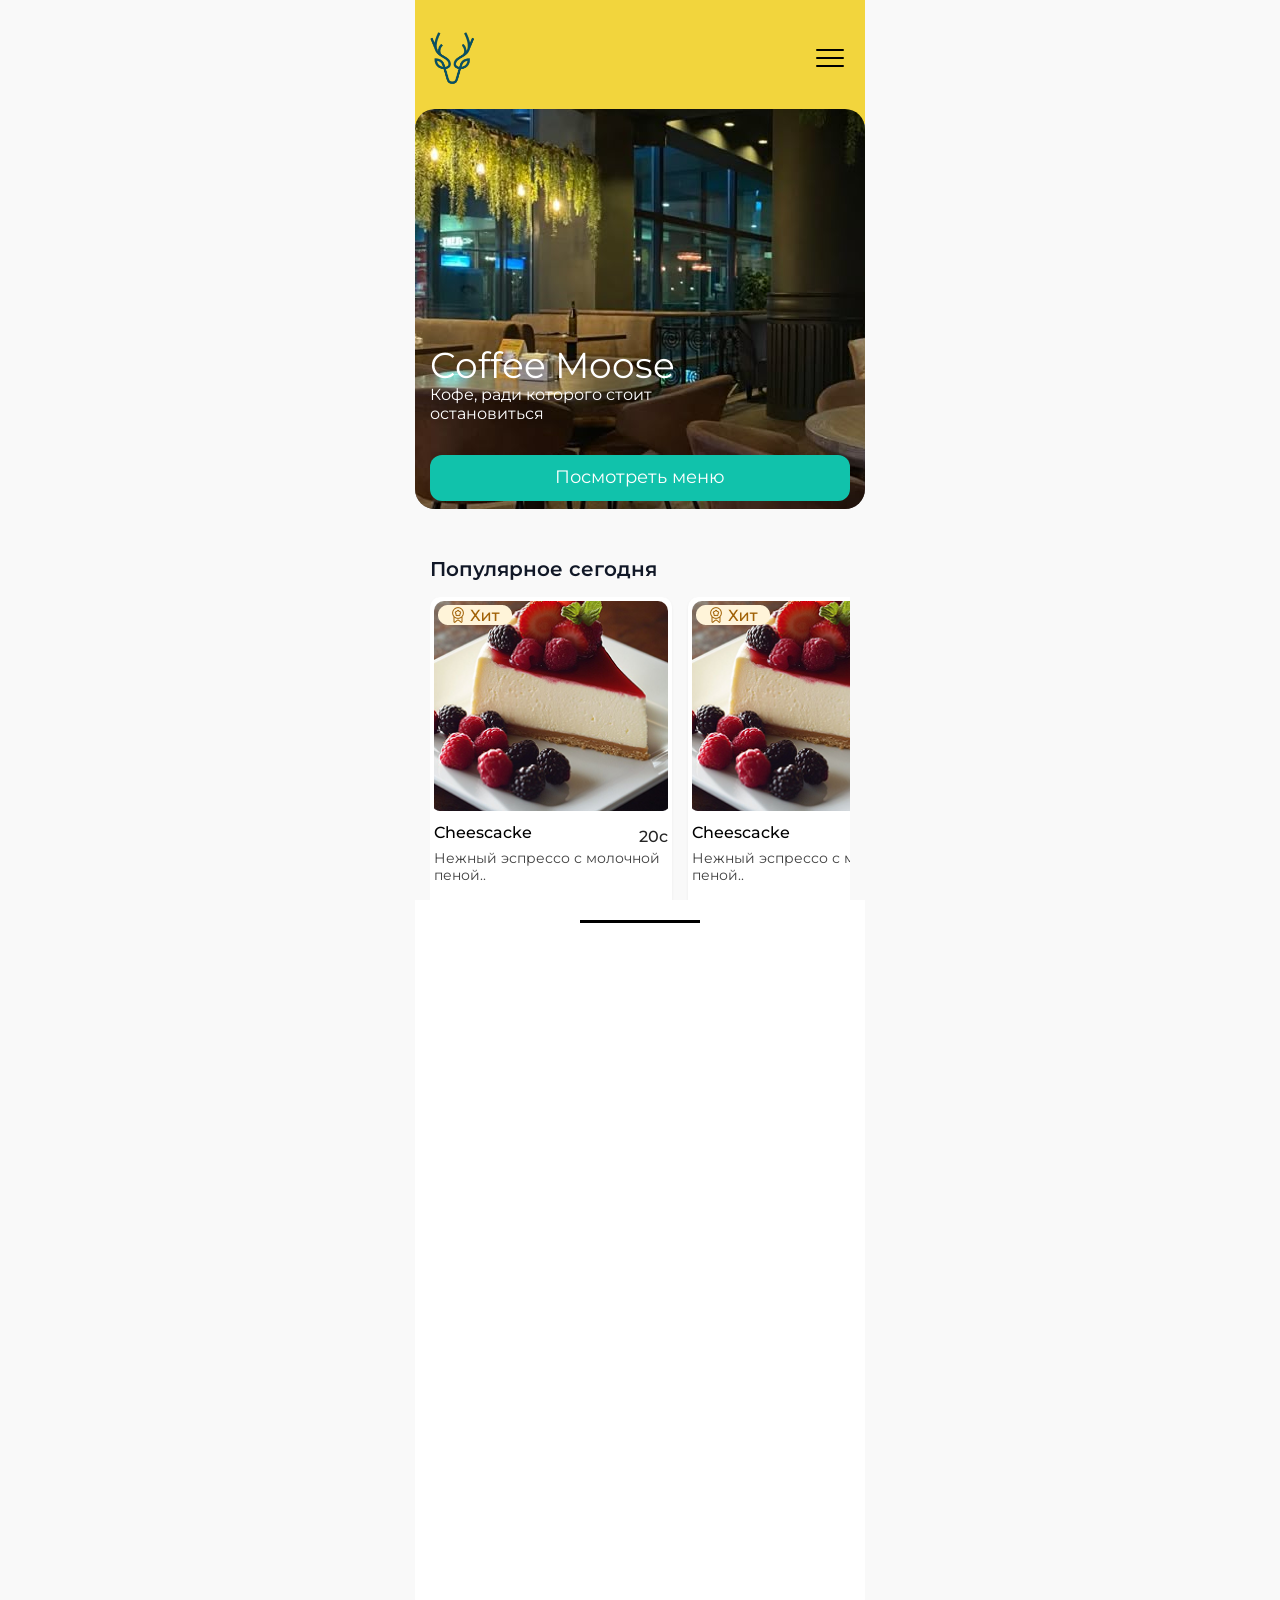
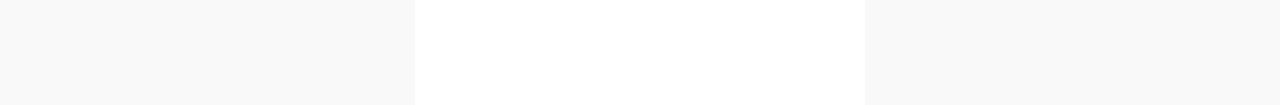
<file: index.html>
<!doctype html>
<html lang="en">
  <head>
    <meta charset="UTF-8" />
    <meta name="viewport" content="width=device-width, initial-scale=1.0" />
    <title>Cafe Moose</title>
    <link rel="stylesheet" href="./src/css/style.css" />
  </head>
  <body>
    
      <header class="header">
        <div class="header__container">
          <a href="./index.html" class="header__logo logo"
          ><img
            src="./src/assets/images/icons/logo.svg"
            alt="Логотип"
            width="40"
            height="45"
          /></a>
          <nav class="header__nav">
            <h2 class="header__title">Coffee Moose</h2>
            <ul class="header__list">
              <li class="header__item">
                
                <a href="./index.html" class="header__link">
                  <svg class="header__sprite-icon icon-home">
                    <use href="./src/assets/images/icons/sprite.svg#home"></use>
                  </svg>
                  <span>Главная</span></a>
              </li>
              <li class="header__item">
                <a href="./src/assets/menu/menu.html" class="header__link">
                  <svg class="header__sprite-icon">
                    <use href="./src/assets/images/icons/sprite.svg#menu"></use>
                  </svg>
                  <span>Меню</span></a>
              </li>
              <li class="header__item">
                <a href="#" class="header__link">
                  <svg class="header__sprite-icon icon-bascet">
                    <use href="./src/assets/images/icons/sprite.svg#bascet"></use>
                  </svg>
                  <span>Корзина</span></a>
              </li>
              <li class="header__item">
                <a href="#" class="header__link header__link--left">О нас</a>
              </li>
            </ul>
          </nav>
          <button class="header__burger">
            <span class="header__line--1"></span>
            <span class="header__line--2"></span>
            <span class="header__line--3"></span>
          </button>
        </div>
      </header>
      <section class="welcome-section">
        <div class="container">
          <div class="welcome-section__wrapper">
            <h1 class="welcome-section__title"> Coffee Moose</h1>
            <p class="welcome-section__desc">Кофе, ради которого стоит остановиться</p>
            <a href="./src/assets/menu/menu.html" class="welcome-section__btn button-primary">Посмотреть меню</a>
          </div>
        </div>
      </section>

      <section class="popular">
          <h2 class="popular__title">Популярное сегодня</h2>
          <div class="popular__wrapper">
            <div class="popular__card popular-card">
              <a class="popular-card__wrapper-img" href="">
                <img class="popular-card__img" src="./src/assets/images/Homemade-Cappuccino.png" alt="">
              </a>
              <div class="popular-card__desc">
                <div class="popular-card__inner-wrapper">
                  <h3 class="popular-card__title">Cheescacke</h3>
                  <p class="popular-card__price">20c</p>
                </div>
                <p class="popular-card__text">Нежный эспрессо с молочной пеной..</p>
              </div>
                <button class="popular-card__add button-primary " type="button" >
                  <svg class="popular-card__sprite-icon icon">
                    <use href="./src/assets/images/icons/sprite.svg#plus"></use>
                  </svg>
                </button>
              <div class="popular-card__wrapper-btn counter-btn">
                <button class="counter-btn__minus ">
                  <svg class="counter-btn__sprite-icon icon">
                    <use href="./src/assets/images/icons/sprite.svg#minus"></use>
                  </svg>
                </button>
                <span class="counter-btn__current">1</span>
                <button class="counter-btn__plus">
                  <svg class="counter-btn__sprite-icon icon">
                    <use href="./src/assets/images/icons/sprite.svg#plus"></use>
                  </svg>
                </button>
              </div>
            </div>
            <div class="popular__card popular-card">
              <a class="popular-card__wrapper-img" href="">
                <img class="popular-card__img" src="./src/assets/images/Homemade-Cappuccino.png" alt="">
              </a>
              <div class="popular-card__desc">
                <div class="popular-card__inner-wrapper">
                  <h3 class="popular-card__title">Cheescacke</h3>
                  <p class="popular-card__price">20c</p>
                </div>
                <p class="popular-card__text">Нежный эспрессо с молочной пеной..</p>
              </div>
                <button class="popular-card__add button-primary " type="button" >
                  <svg class="popular-card__sprite-icon icon">
                    <use href="./src/assets/images/icons/sprite.svg#plus"></use>
                  </svg>
                </button>
              <div class="popular-card__wrapper-btn counter-btn">
                <button class="counter-btn__minus ">
                  <svg class="counter-btn__sprite-icon icon">
                    <use href="./src/assets/images/icons/sprite.svg#minus"></use>
                  </svg>
                </button>
                <span class="counter-btn__current">1</span>
                <button class="counter-btn__plus">
                  <svg class="counter-btn__sprite-icon icon">
                    <use href="./src/assets/images/icons/sprite.svg#plus"></use>
                  </svg>
                </button>
              </div>
            </div>
            <div class="popular__card popular-card">
              <a class="popular-card__wrapper-img" href="">
                <img class="popular-card__img" src="./src/assets/images/Homemade-Cappuccino.png" alt="">
              </a>
              <div class="popular-card__desc">
                <div class="popular-card__inner-wrapper">
                  <h3 class="popular-card__title">Cheescacke</h3>
                  <p class="popular-card__price">20c</p>
                </div>
                <p class="popular-card__text">Нежный эспрессо с молочной пеной..</p>
              </div>
                <button class="popular-card__add button-primary " type="button" >
                  <svg class="popular-card__sprite-icon icon">
                    <use href="./src/assets/images/icons/sprite.svg#plus"></use>
                  </svg>
                </button>
              <div class="popular-card__wrapper-btn counter-btn">
                <button class="counter-btn__minus ">
                  <svg class="counter-btn__sprite-icon icon">
                    <use href="./src/assets/images/icons/sprite.svg#minus"></use>
                  </svg>
                </button>
                <span class="counter-btn__current">1</span>
                <button class="counter-btn__plus">
                  <svg class="counter-btn__sprite-icon icon">
                    <use href="./src/assets/images/icons/sprite.svg#plus"></use>
                  </svg>
                </button>
              </div>
            </div>
            <div class="popular__card popular-card">
              <a class="popular-card__wrapper-img" href="">
                <img class="popular-card__img" src="./src/assets/images/Homemade-Cappuccino.png" alt="">
              </a>
              <div class="popular-card__desc">
                <div class="popular-card__inner-wrapper">
                  <h3 class="popular-card__title">Cheescacke</h3>
                  <p class="popular-card__price">20c</p>
                </div>
                <p class="popular-card__text">Нежный эспрессо с молочной пеной..</p>
              </div>
                <button class="popular-card__add button-primary " type="button" >
                  <svg class="popular-card__sprite-icon icon">
                    <use href="./src/assets/images/icons/sprite.svg#plus"></use>
                  </svg>
                </button>
              <div class="popular-card__wrapper-btn counter-btn">
                <button class="counter-btn__minus ">
                  <svg class="counter-btn__sprite-icon icon">
                    <use href="./src/assets/images/icons/sprite.svg#minus"></use>
                  </svg>
                </button>
                <span class="counter-btn__current">1</span>
                <button class="counter-btn__plus">
                  <svg class="counter-btn__sprite-icon icon">
                    <use href="./src/assets/images/icons/sprite.svg#plus"></use>
                  </svg>
                </button>
              </div>
            </div>
            <div class="popular__card popular-card">
              <a class="popular-card__wrapper-img" href="">
                <img class="popular-card__img" src="./src/assets/images/Homemade-Cappuccino.png" alt="">
              </a>
              <div class="popular-card__desc">
                <div class="popular-card__inner-wrapper">
                  <h3 class="popular-card__title">Cheescacke</h3>
                  <p class="popular-card__price">20c</p>
                </div>
                <p class="popular-card__text">Нежный эспрессо с молочной пеной..</p>
              </div>
                <button class="popular-card__add button-primary " type="button" >
                  <svg class="popular-card__sprite-icon icon">
                    <use href="./src/assets/images/icons/sprite.svg#plus"></use>
                  </svg>
                </button>
                <div class="popular-card__wrapper-btn counter-btn">
                  <button class="counter-btn__minus" type="button" >
                    <svg class="counter-btn__sprite-icon icon">
                      <use href="./src/assets/images/icons/sprite.svg#minus"></use>
                    </svg>
                  </button>
                  <span class="counter-btn__current">1</span>
                  <button class="counter-btn__plus" type="button" >
                    <svg class="counter-btn__sprite-icon icon">
                      <use href="./src/assets/images/icons/sprite.svg#plus"></use>
                    </svg>
                  </button>
                </div>
            </div>

          </div>
      </section>
      <section class="odds">
        <div class="slider-container">
          <div class="slider-container__slider-track" >
            <div class="slider-container__slider-item">
              <div class="slider-container__wrapper-text">
                <h3 class="slider-container__title">Кофе в подарок</h3>
                <p class="slider-container__desc">Копите баллы и получайте любимые напитки <br><span>бесплатно</span> </p>
              </div>
              <div class="slider-container__wrapper-img">
                <img  class="slider-container__imag" src="./src/assets/images/Homemade-Cappuccino.png" alt="">
              </div>
            </div>
            <div class="slider-container__slider-item">
              <div class="slider-container__wrapper-text">
                <h3 class="slider-container__title">Кофе в подарок</h3>
                <p class="slider-container__desc">Копите баллы и получайте любимые напитки <br><span>бесплатно</span> </p>
              </div>
              <div class="slider-container__wrapper-img">
                <img  class="slider-container__imag" src="./src/assets/images/Homemade-Cappuccino.png" alt="" >
              </div>
            </div>
            <div class="slider-container__slider-item">
              <div class="slider-container__wrapper-text">
                <h3 class="slider-container__title">Кофе в подарок</h3>
                <p class="slider-container__desc">Копите баллы и получайте любимые напитки <br><span>бесплатно</span> </p>
              </div>
              <div class="slider-container__wrapper-img">
                <img  class="slider-container__imag" src="./src/assets/images/Rectangle 138.png" alt="">
              </div>
            </div>
            <div class="slider-container__slider-item">
              <div class="slider-container__wrapper-text">
                <h3 class="slider-container__title">Кофе в подарок</h3>
                <p class="slider-container__desc">Копите баллы и получайте любимые напитки <br><span>бесплатно</span> </p>
              </div>
              <div class="slider-container__wrapper-img">
                <img  class="slider-container__imag" src="./src/assets/images/coffee.png" alt="" >
              </div>
            </div>
            <div class="slider-container__slider-item">
              <div class="slider-container__wrapper-text">
                <h3 class="slider-container__title">Кофе в подарок</h3>
                <p class="slider-container__desc">Копите баллы и получайте любимые напитки <br><span>бесплатно</span> </p>
              </div>
              <div class="slider-container__wrapper-img">
                <img  class="slider-container__imag" src="./src/assets/images/Rectangle.png" alt="" >
              </div>
            </div>
          </div>
          <div class="slider-container__dot" >
            <span class="slider-container__dot-item  dot--active"></span>
            <span class="slider-container__dot-item"></span>
            <span class="slider-container__dot-item"></span>
            <span class="slider-container__dot-item"></span>
            <span class="slider-container__dot-item"></span>
          </div>
        </div>
      </section>
      <section class="top-categories">
          <h3 class="top-categories__title">Топ категории</h3>
          <div class="top-categories__list category-card">
            <div class="category-card__item">
              <a href="#" class="category-card__link" >
                <div class="category-card__icon-wrapper ">
                  <svg class="category-card__sprite-icon">
                    <use href="./src/assets/images/icons/sprite.svg#Desserts-1"></use>
                  </svg>
                </div>
                <h4 class="category-card__title">Дессерти</h4>
              </a>
            </div>
            <div class="category-card__item">
              <a href="#" class="category-card__link" >
                <div class="category-card__icon-wrapper ">
                  <svg class="category-card__sprite-icon">
                    <use href="./src/assets/images/icons/sprite.svg#Drinks"></use>
                  </svg>
                </div>
                <h4 class="category-card__title">Напитки</h4>
              </a>
            </div>
            <div class="category-card__item">
              <a href="#" class="category-card__link" >
                <div class="category-card__icon-wrapper ">
                  <svg class="category-card__sprite-icon sprite-icon--menu">
                    <use href="./src/assets/images/icons/sprite.svg#menu"></use>
                  </svg>
                </div>
                <h4 class="category-card__title">Завтраки</h4>
              </a>
            </div>
            <div class="category-card__item">
              <a href="#" class="category-card__link" >
                <div class="category-card__icon-wrapper ">
                  <svg class="category-card__sprite-icon">
                    <use href="./src/assets/images/icons/sprite.svg#Vegan"></use>
                  </svg>
                </div>
                <h4 class="category-card__title">Дессерти</h4>
              </a>
            </div>
            <div class="category-card__item">
              <a href="#" class="category-card__link" >
                <div class="category-card__icon-wrapper ">
                  <svg class="category-card__sprite-icon">
                    <use href="./src/assets/images/icons/sprite.svg#Desserts"></use>
                  </svg>
                </div>
                <h4 class="category-card__title">Дессерти</h4>
              </a>
            </div>
          </div>
      </section>
      <section class="offices">
        <h3 class="offices__title">Наши филиалы</h3>
        <div class="offices__content">
          <div class="offices__item" data-office="0" >
            <div class="offices__wrapper-img">
              <img class="offices__wrapper-img" src="./src/assets/images/rudaki12.png" alt="">
            </div>
            <button class="offices__btn button-primary">Рудаки 12</button>
          </div>
          <div class="offices__item" data-office="1">
            <div class="offices__wrapper-img">
              <img class="offices__wrapper-img" src="./src/assets/images/ayraport.png" alt="">
            </div>
            <button class="offices__btn button-primary ">Аэропорт</button>
          </div>
          <div class="offices__item" data-office="2">
            <div class="offices__wrapper-img">
              <img class="offices__wrapper-img" src="./src/assets/images/sadbarg.png" alt="">
            </div>
            <button class="offices__btn button-primary">Садбарг</button>
          </div>
          <div class="offices__item" data-office="3">
            <div class="offices__wrapper-img">
              <img class="offices__wrapper-img" src="./src/assets/images/ayraport.png" alt="">
            </div>
            <button class="offices__btn button-primary">Аэропорт</button>
          </div>
        </div>
      </section>
      <div class="offices__bottom-sheet bottom-sheet">
          <button class="bottom-sheet__drag-handle"></button>
          <div class="bottom-sheet__wrapper">
            <div class="bottom-sheet__content" data-office="0">
              <div class="bottom-sheet__wrapper-img">
                <img src="./src/assets/images/rudaki12.png" alt="">
              </div>
              <div class="bottom-sheet__info-group">
                <div class="bottom-sheet__info-item">
                  <svg class="bottom-sheet__sprite-icon">
                    <use href="./src/assets/images/icons/sprite.svg#Location"></use>
                  </svg>
                  <span class="bottom-sheet__text">Рудаки 12</span>
                </div>
                <div class="bottom-sheet__info-item">
                  <svg class="bottom-sheet__sprite-icon">
                    <use href="./src/assets/images/icons/sprite.svg#Time"></use>
                  </svg>
                  <span class="bottom-sheet__text">10:00 - 23:00</span>
                </div>
                <div class="bottom-sheet__info-item">
                  <svg class="bottom-sheet__sprite-icon">
                    <use href="./src/assets/images/icons/sprite.svg#Call"></use>
                  </svg>
                  <span class="bottom-sheet__phone">+992-972-26-64-26</span>
                </div>
                <div class="bottom-sheet__wrapper-img--carta">
                  <img src="./src/assets/images/carta.png" alt="" class="bottom-sheet__img">
                </div>
                <div class="bottom-sheet__actions">
                  <button class="bottom-sheet__btn button-primary">Построить маршрут</button>
                  <a href="tel:+992972266426" class="bottom-sheet__btn btn--p button-secondary">Позвонить</a>
                </div>
              </div>
            </div>
            <div class="bottom-sheet__content" data-office="1">
              <div class="bottom-sheet__wrapper-img ">
                <img src="./src/assets/images/ayraport.png" alt="">
              </div>
              <div class="bottom-sheet__info-group">
                <div class="bottom-sheet__info-item">
                  <svg class="bottom-sheet__sprite-icon">
                    <use href="./src/assets/images/icons/sprite.svg#Location"></use>
                  </svg>
                  <span class="bottom-sheet__text">Аэропорт</span>
                </div>
                <div class="bottom-sheet__info-item">
                  <svg class="bottom-sheet__sprite-icon">
                    <use href="./src/assets/images/icons/sprite.svg#Time"></use>
                  </svg>
                  <span class="bottom-sheet__text">10:00 - 23:00</span>
                </div>
                <div class="bottom-sheet__info-item">
                  <svg class="bottom-sheet__sprite-icon">
                    <use href="./src/assets/images/icons/sprite.svg#Call"></use>
                  </svg>
                  <span class="bottom-sheet__phone">+992-972-26-64-26</span>
                </div>
                <div class="bottom-sheet__wrapper-img--carta">
                  <img src="./src/assets/images/carta.png" alt="" class="bottom-sheet__img">
                </div>
                <div class="bottom-sheet__actions">
                  <button class="bottom-sheet__btn button-primary">Построить маршрут</button>
                  <a href="tel:+992972266426" class="bottom-sheet__btn btn--p button-secondary">Позвонить</a>
                </div>
              </div>
            </div>
            <div class="bottom-sheet__content" data-office="2">
              <div class="bottom-sheet__wrapper-img">
                <img src="./src/assets/images/sadbarg.png" alt="">
              </div>
              <div class="bottom-sheet__info-group">
                <div class="bottom-sheet__info-item">
                  <svg class="bottom-sheet__sprite-icon">
                    <use href="./src/assets/images/icons/sprite.svg#Location"></use>
                  </svg>
                  <span class="bottom-sheet__text">Садбарг</span>
                </div>
                <div class="bottom-sheet__info-item">
                  <svg class="bottom-sheet__sprite-icon">
                    <use href="./src/assets/images/icons/sprite.svg#Time"></use>
                  </svg>
                  <span class="bottom-sheet__text">10:00 - 23:00</span>
                </div>
                <div class="bottom-sheet__info-item">
                  <svg class="bottom-sheet__sprite-icon">
                    <use href="./src/assets/images/icons/sprite.svg#Call"></use>
                  </svg>
                  <span class="bottom-sheet__phone">+992-972-26-64-26</span>
                </div>
                <div class="bottom-sheet__wrapper-img--carta">
                  <img src="./src/assets/images/carta.png" alt="" class="bottom-sheet__img">
                </div>
                <div class="bottom-sheet__actions">
                  <button class="bottom-sheet__btn button-primary">Построить маршрут</button>
                  <a href="tel:+992972266426" class="bottom-sheet__btn btn--p button-secondary">Позвонить</a>
                </div>
              </div>
            </div>
            <div class="bottom-sheet__content" data-office="3">
              <div class="bottom-sheet__wrapper-img">
                <img src="./src/assets/images/ayraport.png" alt="">
              </div>
              <div class="bottom-sheet__info-group">
                <div class="bottom-sheet__info-item">
                  <svg class="bottom-sheet__sprite-icon">
                    <use href="./src/assets/images/icons/sprite.svg#Location"></use>
                  </svg>
                  <span class="bottom-sheet__text">Аэропорт</span>
                </div>
                <div class="bottom-sheet__info-item">
                  <svg class="bottom-sheet__sprite-icon">
                    <use href="./src/assets/images/icons/sprite.svg#Time"></use>
                  </svg>
                  <span class="bottom-sheet__text">10:00 - 23:00</span>
                </div>
                <div class="bottom-sheet__info-item">
                  <svg class="bottom-sheet__sprite-icon">
                    <use href="./src/assets/images/icons/sprite.svg#Call"></use>
                  </svg>
                  <span class="bottom-sheet__phone">+992-972-26-64-26</span>
                </div>
                <div class="bottom-sheet__wrapper-img--carta">
                  <img src="./src/assets/images/carta.png" alt="" class="bottom-sheet__img">
                </div>
                <div class="bottom-sheet__actions">
                  <button class="bottom-sheet__btn button-primary">Построить маршрут</button>
                  <a href="tel:+992972266426" class="bottom-sheet__btn btn--p button-secondary">Позвонить</a>
                </div>
              </div>
            </div>
          </div>
      </div>
    <script src="./main.js"></script>
  </body>
</html>
</file>
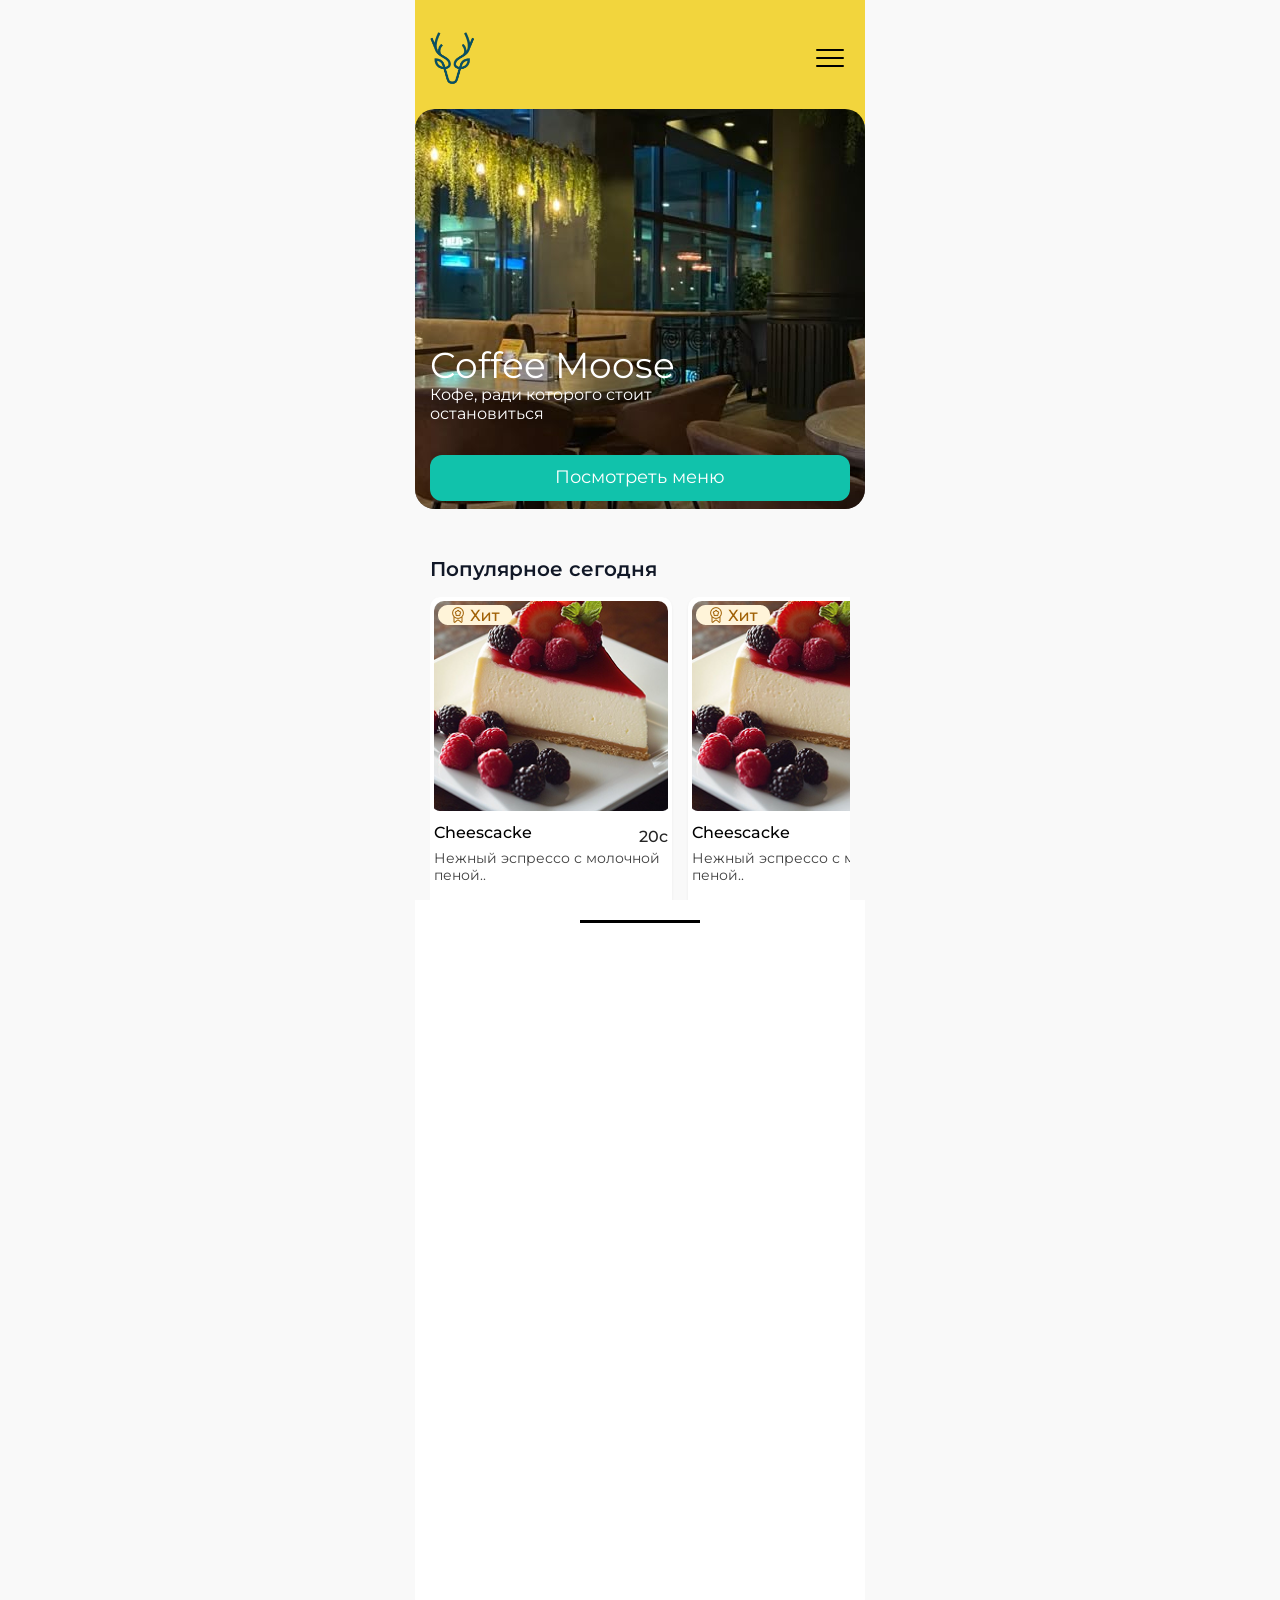
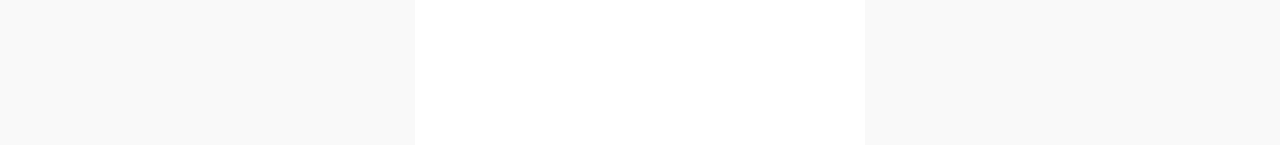
<file: src/index.html>
<!doctype html>
<html lang="en">
  <head>
    <meta charset="UTF-8" />
    <meta name="viewport" content="width=device-width, initial-scale=1.0" />
    <title>Cafe Moose</title>
    <link rel="stylesheet" href="/src/css/style.css" />
  </head>
  <body>
    
      <header class="header">
        <div class="header__container">
          <a href="./index.html" class="header__logo logo"
          ><img
            src="./assets/images/icons/logo.svg"
            alt="Логотип"
            width="40"
            height="45"
          /></a>
          <nav class="header__nav">
            <h2 class="header__title">Coffee Moose</h2>
            <ul class="header__list">
              <li class="header__item">
                
                <a href="#" class="header__link">
                  <svg class="header__sprite-icon icon-home">
                    <use href="assets/images/icons/sprite.svg#home"></use>
                  </svg>
                  <span>Главная</span></a>
              </li>
              <li class="header__item">
                <a href="./assets/menu/menu.html" class="header__link">
                  <svg class="header__sprite-icon">
                    <use href="assets/images/icons/sprite.svg#menu"></use>
                  </svg>
                  <span>Меню</span></a>
              </li>
              <li class="header__item">
                <a href="#" class="header__link">
                  <svg class="header__sprite-icon icon-bascet">
                    <use href="assets/images/icons/sprite.svg#bascet"></use>
                  </svg>
                  <span>Корзина</span></a>
              </li>
              <li class="header__item">
                <a href="#" class="header__link header__link--left">О нас</a>
              </li>
            </ul>
          </nav>
          <button class="header__burger">
            <span class="header__line--1"></span>
            <span class="header__line--2"></span>
            <span class="header__line--3"></span>
          </button>
        </div>
      </header>
      <section class="welcome-section">
        <div class="container">
          <div class="welcome-section__wrapper">
            <h1 class="welcome-section__title"> Coffee Moose</h1>
            <p class="welcome-section__desc">Кофе, ради которого стоит остановиться</p>
            <a href="./assets/menu/menu.html" class="welcome-section__btn button-primary">Посмотреть меню</a>
          </div>
        </div>
      </section>

      <section class="popular">
          <h2 class="popular__title">Популярное сегодня</h2>
          <div class="popular__wrapper">
            <div class="popular__card popular-card">
              <a class="popular-card__wrapper-img" href="">
                <img class="popular-card__img" src="./assets/images/Homemade-Cappuccino.png" alt="">
              </a>
              <div class="popular-card__desc">
                <div class="popular-card__inner-wrapper">
                  <h3 class="popular-card__title">Cheescacke</h3>
                  <p class="popular-card__price">20c</p>
                </div>
                <p class="popular-card__text">Нежный эспрессо с молочной пеной..</p>
              </div>
                <button class="popular-card__add button-primary " type="button" >
                  <svg class="popular-card__sprite-icon icon">
                    <use href="assets/images/icons/sprite.svg#Snacks"></use>
                  </svg>
                </button>
              <div class="popular-card__wrapper-btn counter-btn  counter-btn--active">
                <button class="counter-btn__minus ">
                  <svg class="counter-btn__sprite-icon icon">
                    <use href="assets/images/icons/sprite.svg#Snacks"></use>
                  </svg>
                </button>
                <span class="counter-btn__current">1</span>
                <button class="counter-btn__plus">
                  <svg class="counter-btn__sprite-icon icon">
                    <use href="assets/images/icons/sprite.svg#Snacks"></use>
                  </svg>
                </button>
              </div>
            </div>
            <div class="popular__card popular-card">
              <a class="popular-card__wrapper-img" href="">
                <img class="popular-card__img" src="./assets/images/Homemade-Cappuccino.png" alt="">
              </a>
              <div class="popular-card__desc">
                <div class="popular-card__inner-wrapper">
                  <h3 class="popular-card__title">Cheescacke</h3>
                  <p class="popular-card__price">20c</p>
                </div>
                <p class="popular-card__text">Нежный эспрессо с молочной пеной..</p>
              </div>
                <button class="popular-card__add button-primary " type="button" >
                  <svg class="popular-card__sprite-icon icon">
                    <use href="assets/images/icons/sprite.svg#Snacks"></use>
                  </svg>
                </button>
              <div class="popular-card__wrapper-btn counter-btn  counter-btn--active">
                <button class="counter-btn__minus ">
                  <svg class="counter-btn__sprite-icon icon">
                    <use href="assets/images/icons/sprite.svg#Snacks"></use>
                  </svg>
                </button>
                <span class="counter-btn__current">1</span>
                <button class="counter-btn__plus">
                  <svg class="counter-btn__sprite-icon icon">
                    <use href="assets/images/icons/sprite.svg#Snacks"></use>
                  </svg>
                </button>
              </div>
            </div>
            <div class="popular__card popular-card">
              <a class="popular-card__wrapper-img" href="">
                <img class="popular-card__img" src="./assets/images/Homemade-Cappuccino.png" alt="">
              </a>
              <div class="popular-card__desc">
                <div class="popular-card__inner-wrapper">
                  <h3 class="popular-card__title">Cheescacke</h3>
                  <p class="popular-card__price">20c</p>
                </div>
                <p class="popular-card__text">Нежный эспрессо с молочной пеной..</p>
              </div>
                <button class="popular-card__add button-primary " type="button" >
                  <svg class="popular-card__sprite-icon icon">
                    <use href="assets/images/icons/sprite.svg#Snacks"></use>
                  </svg>
                </button>
              <div class="popular-card__wrapper-btn counter-btn  counter-btn--active">
                <button class="counter-btn__minus ">
                  <svg class="counter-btn__sprite-icon icon">
                    <use href="assets/images/icons/sprite.svg#Snacks"></use>
                  </svg>
                </button>
                <span class="counter-btn__current">1</span>
                <button class="counter-btn__plus">
                  <svg class="counter-btn__sprite-icon icon">
                    <use href="assets/images/icons/sprite.svg#Snacks"></use>
                  </svg>
                </button>
              </div>
            </div>
            <div class="popular__card popular-card">
              <a class="popular-card__wrapper-img" href="">
                <img class="popular-card__img" src="./assets/images/Homemade-Cappuccino.png" alt="">
              </a>
              <div class="popular-card__desc">
                <div class="popular-card__inner-wrapper">
                  <h3 class="popular-card__title">Cheescacke</h3>
                  <p class="popular-card__price">20c</p>
                </div>
                <p class="popular-card__text">Нежный эспрессо с молочной пеной..</p>
              </div>
                <button class="popular-card__add button-primary " type="button" >
                  <svg class="popular-card__sprite-icon icon">
                    <use href="assets/images/icons/sprite.svg#Snacks"></use>
                  </svg>
                </button>
              <div class="popular-card__wrapper-btn counter-btn  counter-btn--active">
                <button class="counter-btn__minus ">
                  <svg class="counter-btn__sprite-icon icon">
                    <use href="assets/images/icons/sprite.svg#Snacks"></use>
                  </svg>
                </button>
                <span class="counter-btn__current">1</span>
                <button class="counter-btn__plus">
                  <svg class="counter-btn__sprite-icon icon">
                    <use href="assets/images/icons/sprite.svg#Snacks"></use>
                  </svg>
                </button>
              </div>
            </div>
            <div class="popular__card popular-card">
              <a class="popular-card__wrapper-img" href="">
                <img class="popular-card__img" src="./assets/images/Homemade-Cappuccino.png" alt="">
              </a>
              <div class="popular-card__desc">
                <div class="popular-card__inner-wrapper">
                  <h3 class="popular-card__title">Cheescacke</h3>
                  <p class="popular-card__price">20c</p>
                </div>
                <p class="popular-card__text">Нежный эспрессо с молочной пеной..</p>
              </div>
                <button class="popular-card__add button-primary " type="button" >
                  <svg class="popular-card__sprite-icon icon">
                    <use href="assets/images/icons/sprite.svg#Snacks"></use>
                  </svg>
                </button>
                <div class="popular-card__wrapper-btn counter-btn  counter-btn--active">
                  <button class="counter-btn__minus" type="button" >
                    <svg class="counter-btn__sprite-icon icon">
                      <use href="assets/images/icons/sprite.svg#Snacks"></use>
                    </svg>
                  </button>
                  <span class="counter-btn__current">1</span>
                  <button class="counter-btn__plus" type="button" >
                    <svg class="counter-btn__sprite-icon icon">
                      <use href="assets/images/icons/sprite.svg#Snacks"></use>
                    </svg>
                  </button>
                </div>
            </div>

          </div>
      </section>
      <section class="odds">
        <div class="slider-container">
          <div class="slider-container__slider-track" >
            <div class="slider-container__slider-item">
              <div class="slider-container__wrapper-text">
                <h3 class="slider-container__title">Кофе в подарок</h3>
                <p class="slider-container__desc">Копите баллы и получайте любимые напитки <br><span>бесплатно</span> </p>
              </div>
              <div class="slider-container__wrapper-img">
                <img  class="slider-container__imag" src="./assets/images/Homemade-Cappuccino.png" alt="">
              </div>
            </div>
            <div class="slider-container__slider-item">
              <div class="slider-container__wrapper-text">
                <h3 class="slider-container__title">Кофе в подарок</h3>
                <p class="slider-container__desc">Копите баллы и получайте любимые напитки <br><span>бесплатно</span> </p>
              </div>
              <div class="slider-container__wrapper-img">
                <img  class="slider-container__imag" src="./assets/images/Homemade-Cappuccino.png" alt="" >
              </div>
            </div>
            <div class="slider-container__slider-item">
              <div class="slider-container__wrapper-text">
                <h3 class="slider-container__title">Кофе в подарок</h3>
                <p class="slider-container__desc">Копите баллы и получайте любимые напитки <br><span>бесплатно</span> </p>
              </div>
              <div class="slider-container__wrapper-img">
                <img  class="slider-container__imag" src="./assets/images/Rectangle 138.png" alt="">
              </div>
            </div>
            <div class="slider-container__slider-item">
              <div class="slider-container__wrapper-text">
                <h3 class="slider-container__title">Кофе в подарок</h3>
                <p class="slider-container__desc">Копите баллы и получайте любимые напитки <br><span>бесплатно</span> </p>
              </div>
              <div class="slider-container__wrapper-img">
                <img  class="slider-container__imag" src="./assets/images/coffee.png" alt="" >
              </div>
            </div>
            <div class="slider-container__slider-item">
              <div class="slider-container__wrapper-text">
                <h3 class="slider-container__title">Кофе в подарок</h3>
                <p class="slider-container__desc">Копите баллы и получайте любимые напитки <br><span>бесплатно</span> </p>
              </div>
              <div class="slider-container__wrapper-img">
                <img  class="slider-container__imag" src="./assets/images/Rectangle.png" alt="" >
              </div>
            </div>
          </div>
          <div class="slider-container__dot" >
            <span class="slider-container__dot-item  dot--active"></span>
            <span class="slider-container__dot-item"></span>
            <span class="slider-container__dot-item"></span>
            <span class="slider-container__dot-item"></span>
            <span class="slider-container__dot-item"></span>
          </div>
        </div>
      </section>
      <section class="top-categories">
          <h3 class="top-categories__title">Топ категории</h3>
          <div class="top-categories__list category-card">
            <div class="category-card__item">
              <a href="#" class="category-card__link" >
                <div class="category-card__icon-wrapper ">
                  <svg class="category-card__sprite-icon">
                    <use href="assets/images/icons/sprite.svg#Desserts-1"></use>
                  </svg>
                </div>
                <h4 class="category-card__title">Дессерти</h4>
              </a>
            </div>
            <div class="category-card__item">
              <a href="#" class="category-card__link" >
                <div class="category-card__icon-wrapper ">
                  <svg class="category-card__sprite-icon">
                    <use href="assets/images/icons/sprite.svg#Drinks"></use>
                  </svg>
                </div>
                <h4 class="category-card__title">Напитки</h4>
              </a>
            </div>
            <div class="category-card__item">
              <a href="#" class="category-card__link" >
                <div class="category-card__icon-wrapper ">
                  <svg class="category-card__sprite-icon sprite-icon--menu">
                    <use href="assets/images/icons/sprite.svg#menu"></use>
                  </svg>
                </div>
                <h4 class="category-card__title">Завтраки</h4>
              </a>
            </div>
            <div class="category-card__item">
              <a href="#" class="category-card__link" >
                <div class="category-card__icon-wrapper ">
                  <svg class="category-card__sprite-icon">
                    <use href="assets/images/icons/sprite.svg#Vegan"></use>
                  </svg>
                </div>
                <h4 class="category-card__title">Дессерти</h4>
              </a>
            </div>
            <div class="category-card__item">
              <a href="#" class="category-card__link" >
                <div class="category-card__icon-wrapper ">
                  <svg class="category-card__sprite-icon">
                    <use href="assets/images/icons/sprite.svg#Desserts"></use>
                  </svg>
                </div>
                <h4 class="category-card__title">Дессерти</h4>
              </a>
            </div>
          </div>
      </section>
      <section class="offices">
        <h3 class="offices__title">Наши филиалы</h3>
        <div class="offices__content">
          <div class="offices__item" data-office="0" >
            <div class="offices__wrapper-img">
              <img class="offices__wrapper-img" src="./assets/images/rudaki12.png" alt="">
            </div>
            <button class="offices__btn button-primary">Рудаки 12</button>
          </div>
          <div class="offices__item" data-office="1">
            <div class="offices__wrapper-img">
              <img class="offices__wrapper-img" src="./assets/images/ayraport.png" alt="">
            </div>
            <button class="offices__btn button-primary ">Аэропорт</button>
          </div>
          <div class="offices__item" data-office="2">
            <div class="offices__wrapper-img">
              <img class="offices__wrapper-img" src="./assets/images/sadbarg.png" alt="">
            </div>
            <button class="offices__btn button-primary">Садбарг</button>
          </div>
          <div class="offices__item" data-office="3">
            <div class="offices__wrapper-img">
              <img class="offices__wrapper-img" src="./assets/images/ayraport.png" alt="">
            </div>
            <button class="offices__btn button-primary">Аэропорт</button>
          </div>
        </div>
        
        
      </section>
      <div class="offices__bottom-sheet bottom-sheet">
          <div class="bottom-sheet__drag-handle"></div>
          <div class="bottom-sheet__wrapper">
            <div class="bottom-sheet__content" data-office="0">
              <div class="bottom-sheet__wrapper-img">
                <img src="./assets/images/rudaki12.png" alt="">
              </div>
              <div class="bottom-sheet__info-group">
                <div class="bottom-sheet__info-item">
                  <svg class="bottom-sheet__sprite-icon">
                    <use href="assets/images/icons/sprite.svg#Vegan"></use>
                  </svg>
                  <span class="bottom-sheet__text">Рудаки 12</span>
                </div>
                <div class="bottom-sheet__info-item">
                  <svg class="bottom-sheet__sprite-icon">
                    <use href="assets/images/icons/sprite.svg#Vegan"></use>
                  </svg>
                  <span class="bottom-sheet__text">10:00 - 23:00</span>
                </div>
                <div class="bottom-sheet__info-item">
                  <svg class="bottom-sheet__sprite-icon">
                    <use href="assets/images/icons/sprite.svg#Vegan"></use>
                  </svg>
                  <span class="bottom-sheet__phone">+992-972-26-64-26</span>
                </div>
                <div class="bottom-sheet__actions">
                  <button class="bottom-sheet__btn button-primary">Построить маршрут</button>
                  <a href="tel:+992972266426" class="bottom-sheet__btn btn--p button-secondary">Позвонить</a>
                </div>
              </div>
            </div>
            <div class="bottom-sheet__content" data-office="1">
              <div class="bottom-sheet__wrapper-img ">
                <img src="./assets/images/ayraport.png" alt="">
              </div>
              <div class="bottom-sheet__info-group">
                <div class="bottom-sheet__info-item">
                  <svg class="bottom-sheet__sprite-icon">
                    <use href="assets/images/icons/sprite.svg#Vegan"></use>
                  </svg>
                  <span class="bottom-sheet__text">Аэропорт</span>
                </div>
                <div class="bottom-sheet__info-item">
                  <svg class="bottom-sheet__sprite-icon">
                    <use href="assets/images/icons/sprite.svg#Vegan"></use>
                  </svg>
                  <span class="bottom-sheet__text">10:00 - 23:00</span>
                </div>
                <div class="bottom-sheet__info-item">
                  <svg class="bottom-sheet__sprite-icon">
                    <use href="assets/images/icons/sprite.svg#Vegan"></use>
                  </svg>
                  <span class="bottom-sheet__phone">+992-972-26-64-26</span>
                </div>
                <div class="bottom-sheet__actions">
                  <button class="bottom-sheet__btn button-primary">Построить маршрут</button>
                  <a href="tel:+992972266426" class="bottom-sheet__btn btn--p button-secondary">Позвонить</a>
                </div>
              </div>
            </div>
            <div class="bottom-sheet__content" data-office="2">
              <div class="bottom-sheet__wrapper-img">
                <img src="./assets/images/sadbarg.png" alt="">
              </div>
              <div class="bottom-sheet__info-group">
                <div class="bottom-sheet__info-item">
                  <svg class="bottom-sheet__sprite-icon">
                    <use href="assets/images/icons/sprite.svg#Vegan"></use>
                  </svg>
                  <span class="bottom-sheet__text">Садбарг</span>
                </div>
                <div class="bottom-sheet__info-item">
                  <svg class="bottom-sheet__sprite-icon">
                    <use href="assets/images/icons/sprite.svg#Vegan"></use>
                  </svg>
                  <span class="bottom-sheet__text">10:00 - 23:00</span>
                </div>
                <div class="bottom-sheet__info-item">
                  <svg class="bottom-sheet__sprite-icon">
                    <use href="assets/images/icons/sprite.svg#Vegan"></use>
                  </svg>
                  <span class="bottom-sheet__phone">+992-972-26-64-26</span>
                </div>
                <div class="bottom-sheet__actions">
                  <button class="bottom-sheet__btn button-primary">Построить маршрут</button>
                  <a href="tel:+992972266426" class="bottom-sheet__btn btn--p button-secondary">Позвонить</a>
                </div>
              </div>
            </div>
            <div class="bottom-sheet__content" data-office="3">
              <div class="bottom-sheet__wrapper-img">
                <img src="./assets/images/ayraport.png" alt="">
              </div>
              <div class="bottom-sheet__info-group">
                <div class="bottom-sheet__info-item">
                  <svg class="bottom-sheet__sprite-icon">
                    <use href="assets/images/icons/sprite.svg#Vegan"></use>
                  </svg>
                  <span class="bottom-sheet__text">Аэропорт</span>
                </div>
                <div class="bottom-sheet__info-item">
                  <svg class="bottom-sheet__sprite-icon">
                    <use href="assets/images/icons/sprite.svg#Vegan"></use>
                  </svg>
                  <span class="bottom-sheet__text">10:00 - 23:00</span>
                </div>
                <div class="bottom-sheet__info-item">
                  <svg class="bottom-sheet__sprite-icon">
                    <use href="assets/images/icons/sprite.svg#Vegan"></use>
                  </svg>
                  <span class="bottom-sheet__phone">+992-972-26-64-26</span>
                </div>
                <div class="bottom-sheet__actions">
                  <button class="bottom-sheet__btn button-primary">Построить маршрут</button>
                  <a href="tel:+992972266426" class="bottom-sheet__btn btn--p button-secondary">Позвонить</a>
                </div>
              </div>
            </div>
          </div>
      </div>
    <script src="/main.js"></script>
  </body>
</html>
</file>
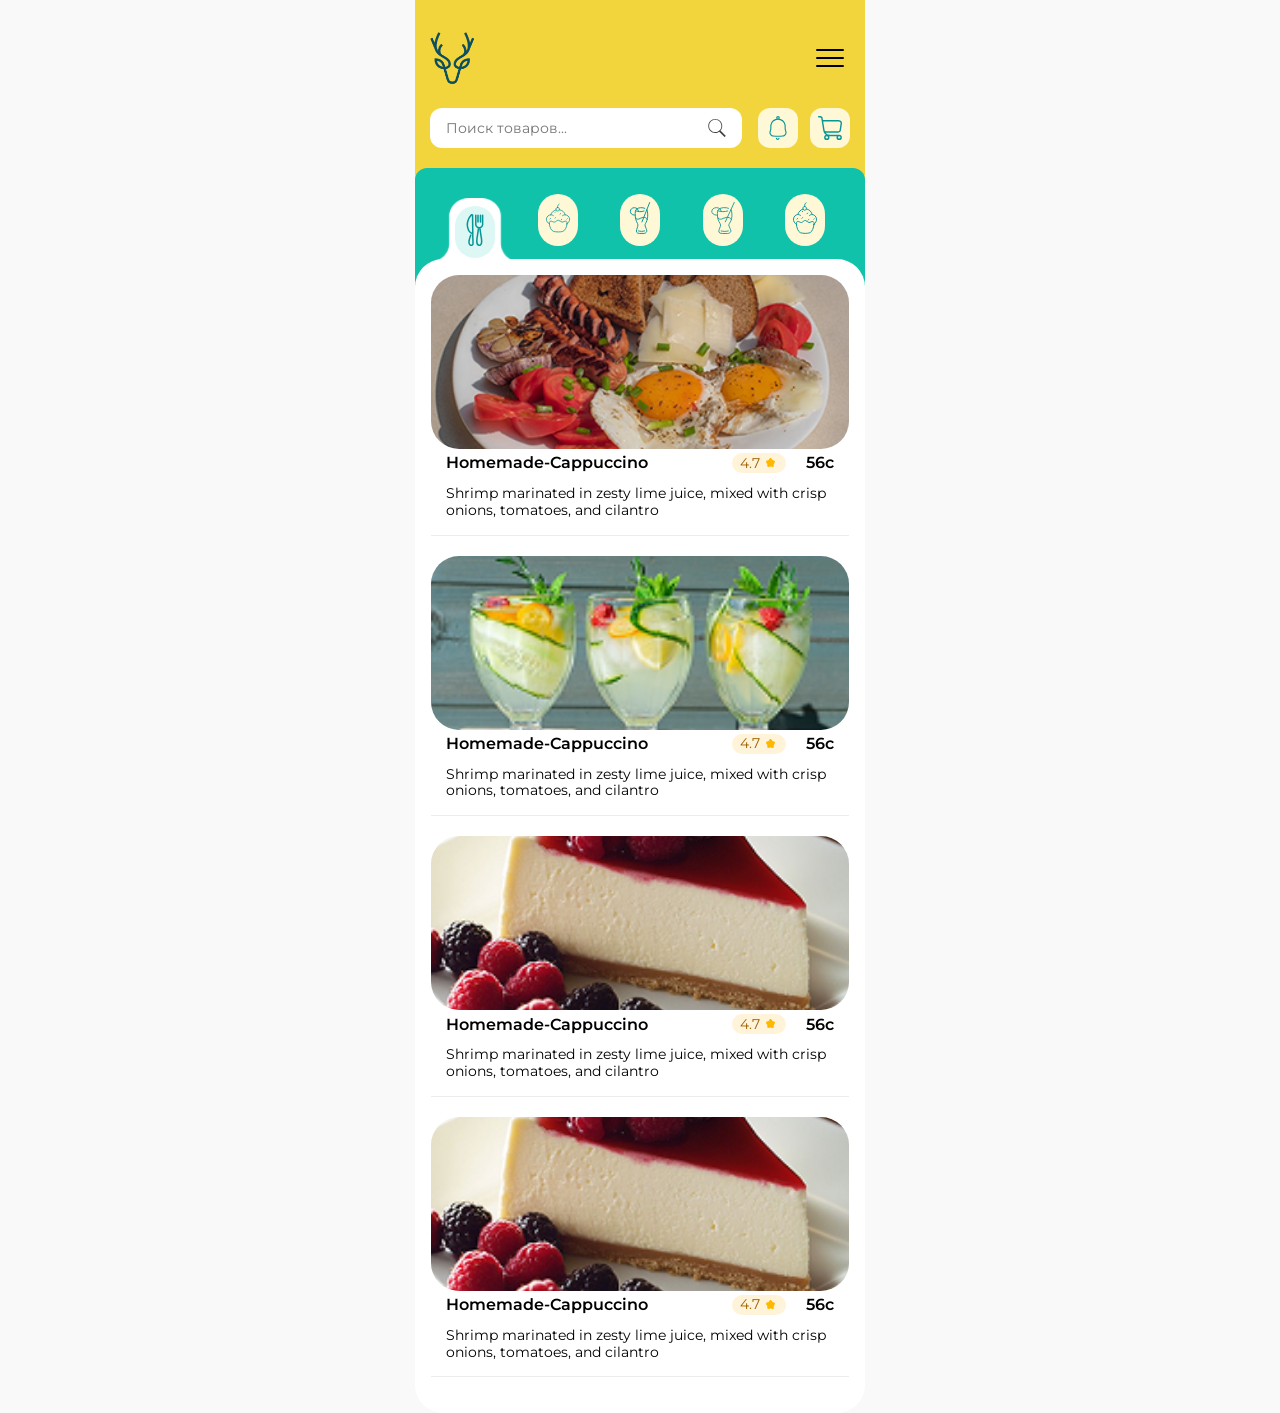
<file: src/assets/menu/menu.html>
<!DOCTYPE html>
<html lang="en">
<head>
    <meta charset="UTF-8">
    <meta name="viewport" content="width=device-width, initial-scale=1.0">
    <link rel="stylesheet" href="../../css/style.css">
    <link rel="stylesheet" href="../../css/styleMenu.css">
    <title>Меню</title>
</head>
<body>
    <header class="header">
        <div class="header__container">
          <a href="../../../index.html" class="header__logo logo"
          ><img
            src="../images/icons/logo.svg"
            alt="Логотип"
            width="40"
            height="45"
          /></a>
          <nav class="header__nav">
            <h2 class="header__title">Coffee Moose</h2>
            <ul class="header__list">
              <li class="header__item">
                
                <a href="../../../index.html" class="header__link">
                  <svg class="header__sprite-icon icon-home">
                    <use href="../images/icons/sprite.svg#home"></use>
                  </svg>
                  <span>Главная</span></a>
              </li>
              <li class="header__item">
                <a href="" class="header__link">
                  <svg class="header__sprite-icon">
                    <use href="../images/icons/sprite.svg#menu"></use>
                  </svg>
                  <span>Меню</span></a>
              </li>
              <li class="header__item">
                <a href="#" class="header__link">
                  <svg class="header__sprite-icon icon-bascet">
                    <use href="../images/icons/sprite.svg#bascet"></use>
                  </svg>
                  <span>Корзина</span></a>
              </li>
              <li class="header__item">
                <a href="#" class="header__link header__link--left">О нас</a>
              </li>
            </ul>
          </nav>
          <button class="header__burger">
            <span class="header__line--1"></span>
            <span class="header__line--2"></span>
            <span class="header__line--3"></span>
          </button>
        </div>
        <div class="header__wrapper">
          <div class="header__wrapper-input">
            <input type="text" class="header__input" placeholder="Поиск товаров...">
            <svg class="header__icon-poosh">
              <use href="../images/icons/sprite.svg#search"></use>
            </svg>
          </div>
          <div class="header__wrapper-icons">
            <a class="header__icon-link">
              <svg class="header__sprite-icon">
                <use class="header__icon" href="../images/icons/sprite.svg#poosh"></use>
              </svg>
            </a>
            <a class="header__icon-link">
              <svg class="header__sprite-icon">
                <use class="header__icon" href="../images/icons/sprite.svg#bascet"></use>
              </svg>
            </a>
          </div>
        </div>
      </header>
    <div class="menu-tabs">
      <img src="../images/indicator.png" alt="" class="menu-tabs__indicator">
      <button class="menu-tabs__item menu-tabs__item--active" data-category ="dish">
          <svg class="menu-tabs__sprite-icon icon">
            <use href="../images/icons/sprite.svg#menu"></use>
          </svg>
        </button>
      <button class="menu-tabs__item" data-category ="cake">
        <svg class="menu-tabs__sprite-icon icon">
          <use href="../images/icons/sprite.svg#Desserts"></use>
        </svg>
      </button>
      <button class="menu-tabs__item" data-category ="drinks">
        <svg class="menu-tabs__sprite-icon icon">
          <use href="../images/icons/sprite.svg#Drinks-1"></use>
        </svg>
      </button>
      <button class="menu-tabs__item" data-category ="desserts">
        <svg class="menu-tabs__sprite-icon icon">
          <use href="../images/icons/sprite.svg#Drinks"></use>
        </svg>
      </button>
      <button class="menu-tabs__item" data-category ="drinks2">
        <svg class="menu-tabs__sprite-icon icon" >
          <use href="../images/icons/sprite.svg#Desserts-1"></use>
        </svg>
      </button>
    </div>
    <div class="tab-content">
    
      
    </div>

    <script src="../../../main.js"></script>
    <script src="./menu.js"></script>
</body>
</html>
</file>
<file: src/css/style.css>
*, *::before, *::after {
  margin: 0;
  padding: 0;
  box-sizing: border-box;
}

ul, ol {
  list-style: none;
}

a {
  text-decoration: none;
  color: inherit;
}

button, input, textarea {
  font: inherit;
  background: transparent;
  border: none;
}

img {
  width: 100%;
  height: 100%;
  -o-object-fit: cover;
     object-fit: cover;
  display: block;
}

@font-face {
  font-family: "Montserrat";
  src: url("../fonts/Montserrat-Regular.woff2") format("woff2");
  font-weight: 400;
  font-style: normal;
  font-display: swap;
}
@font-face {
  font-family: "Montserrat";
  src: url("../fonts/Montserrat-Medium.woff2") format("woff2");
  font-weight: 500;
  font-style: normal;
  font-display: swap;
}
@font-face {
  font-family: "Montserrat";
  src: url("../fonts/Montserrat-SemiBold.woff2") format("woff2");
  font-weight: 600;
  font-style: normal;
  font-display: swap;
}
@font-face {
  font-family: "Montserrat";
  src: url("../fonts/Montserrat-Bold.woff2") format("woff2");
  font-weight: 700;
  font-style: normal;
  font-display: swap;
}
body {
  font-family: "Montserrat";
  font-size: 0.875rem;
  font-weight: 400;
  line-height: 1.2;
  color: #404040;
  background-color: #f9f9f9;
  box-sizing: border-box;
  width: 100%;
  max-width: 28.125rem;
  margin: 0 auto;
  position: relative;
  min-height: 100vh;
  box-sizing: border-box;
}

.logo--visibili {
  display: none;
}

.indicator {
  display: inline-block;
  flex-shrink: 0;
  width: 1.25rem;
  height: 0.25rem;
  background-color: #FFF8D7;
  border-radius: 1.25rem;
}

.no-scroll {
  overflow: hidden;
  height: 100%;
}

.button-primary {
  display: flex;
  align-items: center;
  justify-content: center;
  font-size: 1.125rem;
  text-align: center;
  color: #FFFFFF;
  background: #11C2AB;
  border-radius: 0.75rem;
  margin-bottom: 0.5rem;
}
.button-primary:active {
  opacity: 0.8;
}

.button-secondary {
  display: inline-block;
  font-size: 1.125rem;
  text-align: center;
  color: #000;
  border: 1px solid #11C2AB;
  border-radius: 0.75rem;
  margin-bottom: 0.5rem;
}
.button-secondary:active {
  opacity: 0.8;
}

.header {
  background-color: #f2d53d;
  padding: 2rem 0.9375rem 2.5rem 0.9375rem;
}
.header__container {
  display: flex;
  align-items: center;
  justify-content: space-between;
}
.header__logo {
  font-size: 1.125rem;
  letter-spacing: 10%;
  top: 1.5625rem;
  z-index: 7;
}
.header__logo span {
  padding-left: 0.3125rem;
  margin-bottom: -0.125rem;
}
.header__nav {
  display: inline-block;
  position: fixed;
  top: 0;
  left: 49.9%;
  transform: translateX(-50%);
  z-index: 99;
  width: 100%;
  max-width: 28.75rem;
  height: 100vh;
  overflow: hidden;
  background-color: #FFFFFF;
  z-index: 99;
  transition: transform 0.5s ease, opacity 0.5s ease, visibility 0.5s;
  opacity: 0;
  visibility: hidden;
}
.header__nav--active {
  opacity: 1;
  visibility: visible;
}
.header__title {
  font-weight: 600;
  font-size: 28px;
  line-height: 40px;
  letter-spacing: 0.06em;
  color: #252525;
  padding-top: 2.5rem;
  padding-left: 1.25rem;
  margin-bottom: 1.25rem;
}
.header__item:nth-child(4) {
  padding-top: 0.625rem;
  padding-left: 2.8125rem;
}
.header__list {
  align-items: center;
  flex-direction: column;
  gap: 0.5rem;
  position: relative;
  font-size: 1.25rem;
  font-weight: 500;
  color: #252525;
  line-height: 28px;
  left: 2.75rem;
}
.header__link {
  display: flex;
  align-items: center;
  margin-bottom: 0.5rem;
}
.header__link span {
  padding-left: 0.5rem;
}
.header__sprite-icon {
  width: 1.5rem;
  height: 1.5rem;
  fill: none;
  stroke: #000;
}
.header .icon-bascet {
  width: 1.375rem;
  height: 1.375rem;
}
.header .icon-home {
  width: 1.375rem;
  height: 1.375rem;
  fill: #000;
  stroke: none !important;
}
.header__burger {
  display: flex;
  flex-direction: column;
  align-items: flex-end;
  justify-content: space-between;
  width: 40px;
  height: 30px;
  z-index: 99;
  padding: 0.375rem;
}
.header__line--1, .header__line--2, .header__line--3 {
  display: block;
  width: 100%;
  height: 2px;
  background: #000;
  border-radius: 2px;
  transition: transform 0.3s ease, opacity 0.3s ease;
}

.burger-menu--active {
  display: block;
  position: absolute;
  top: 2.6875rem;
  right: 0.9375rem;
}
.burger-menu--active .header__line--1, .burger-menu--active .header__line--2 {
  position: absolute;
  top: 50%;
  left: 52%;
  width: 80%;
  margin-left: -45%;
  transition: transform 0.3s ease;
}
.burger-menu--active .header__line--1 {
  transform: rotate(45deg);
}
.burger-menu--active .header__line--2 {
  transform: rotate(-45deg);
}
.burger-menu--active .header__line--3 {
  opacity: 0;
  transform: translateY(-10px);
}

.welcome-section {
  display: grid;
  align-items: end;
  position: relative;
  min-width: 100%;
  height: 25rem;
  margin-top: -0.9375rem;
  margin-bottom: 3rem;
  padding: 0 0.9375rem;
  background-image: url("../assets/images/bg-restorant.png");
  background-position-y: 700px;
  border-radius: 1.25rem;
}
.welcome-section::before {
  content: "";
  position: absolute;
  left: 0;
  top: 0;
  width: 100%;
  height: 100%;
  background-color: rgba(0, 0, 0, 0.5);
  border-radius: 1.25rem;
  z-index: -1;
}
.welcome-section__title {
  font-size: 2.25rem;
  font-weight: 400;
  line-height: 2.5rem;
  color: #ffffff;
}
.welcome-section__desc {
  width: 60%;
  font-size: 1rem;
  color: #FFFFFF;
  margin-bottom: 2rem;
}
.welcome-section__btn {
  display: inline-block;
  min-width: 100%;
  font-size: 1.125rem;
  text-align: center;
  color: #FFFFFF;
  padding: 0.75rem 0;
  background: #11C2AB;
  border-radius: 0.75rem;
  margin-bottom: 0.5rem;
}

.popular {
  padding: 0 0.9375rem;
  margin-bottom: 2.5rem;
}
.popular__title {
  font-size: 1.25rem;
  font-weight: 600;
  color: #111827;
  margin-bottom: 1rem;
}
.popular__wrapper {
  display: flex;
  align-items: center;
  gap: 1rem;
  margin-top: auto;
  overflow-x: auto;
  scroll-snap-type: x mandatory;
  scroll-behavior: smooth;
}
.popular__wrapper::-webkit-scrollbar {
  display: none;
}

.popular-card {
  display: flex;
  flex-direction: column;
  position: relative;
  flex-shrink: 0;
  max-width: 15.125rem;
  min-height: 21.5625rem;
  border-radius: 0.625rem;
  padding: 4px;
  overflow: hidden;
  background-color: #FFFFFF;
  box-shadow: 0px 1px 3px rgba(0, 0, 0, 0.06);
  scroll-snap-align: start;
}
.popular-card__wrapper-img {
  position: relative;
  margin-bottom: 0.75rem;
  height: 13.125rem;
}
.popular-card::after {
  content: "";
  display: block;
  position: absolute;
  width: 4.625rem;
  height: 1.25rem;
  left: 0.5rem;
  top: 0.5rem;
  z-index: 2;
  background-image: url("../assets/images/Hit.png");
  background-repeat: no-repeat;
}
.popular-card__img {
  -o-object-fit: cover;
     object-fit: cover;
  -o-object-position: center;
     object-position: center;
  margin-bottom: 0.75rem;
  border-radius: 10px 10px 0 0;
}
.popular-card__inner-wrapper {
  display: flex;
  align-items: center;
  justify-content: space-between;
}
.popular-card__title {
  font-size: 1rem;
  font-weight: 500;
  color: #000;
  margin-bottom: 0.5rem;
}
.popular-card__price {
  font-size: 1rem;
  font-weight: 500;
  color: #252525;
}
.popular-card__desc {
  padding-bottom: 1rem;
}
.popular-card__add {
  max-width: 2.5rem;
  height: 2.5rem;
  border-radius: 50%;
  transition: max-width 0.3s ease-in-out, opacity 0.2s ease-in-out, visibility 0.2s ease-in-out;
}
.popular-card__sprite-icon {
  display: flex;
  align-items: center;
  justify-content: center;
  width: 1.875rem;
  height: 1.875rem;
  fill: none;
  stroke: #FFFFFF;
}
.popular-card__counter-btn {
  margin-bottom: 0.5rem;
}

.popular-card__add--active {
  opacity: 0;
  visibility: hidden;
  max-width: 0;
  height: 0;
  transition: max-width 0.4s ease-in-out, opacity 0.3s ease-in-out, visibility 0.4s ease-in-out;
}

.counter-btn {
  display: flex;
  align-items: center;
  justify-content: space-around;
  border-radius: 1.25rem;
  background-color: #11C2AB;
  opacity: 0;
  visibility: hidden;
  max-width: 0;
  height: 0;
  transition: max-width 0.4s ease-in-out, height 0.4s ease-in-out, opacity 0.3s ease-in-out, visibility 0.4s ease-in-out;
}
.counter-btn > * {
  padding-top: 0.3125rem;
  flex-shrink: 0;
}
.counter-btn__sprite-icon {
  max-width: 1.5rem;
  max-height: 1.5rem;
}
.counter-btn__current {
  color: #FFFFFF;
}
.counter-btn__minus, .counter-btn__plus {
  color: #FFFFFF;
}

.counter-btn--active {
  max-width: 11.25rem;
  height: 2.5rem;
  opacity: 1;
  visibility: visible;
  transition: max-width 0.4s ease, opacity 0.3s ease, visibility 0.4s ease-in-out;
}

.odds {
  padding: 0 0.9375rem;
  margin-bottom: 2rem;
}

.slider-container {
  display: flex;
  flex-direction: column;
  gap: 0.5rem;
  width: 100%;
  overflow: hidden;
}
.slider-container__slider-track {
  display: flex;
  align-items: center;
  min-width: 100%;
  height: 10.625rem;
  margin-bottom: 0.5rem;
  transition: transform 0.5s ease-in-out;
}
.slider-container__slider-item {
  display: flex;
  align-items: center;
  justify-content: space-between;
  position: relative;
  min-width: 100%;
  height: 10.625rem;
  overflow: hidden;
  padding-left: 0.9375rem;
  border-radius: 1.25rem;
  box-shadow: 0px 1px 3px rgba(0, 0, 0, 0.06);
  margin-bottom: 0.5rem;
}
.slider-container__slider-item::before {
  content: "";
  display: block;
  position: absolute;
  width: 5rem;
  height: 1.5625rem;
  top: 0;
  left: 50%;
  z-index: 5;
  background-image: url("../assets/images/Ellipse.png");
  background-repeat: no-repeat;
}
.slider-container__slider-item::after {
  content: "";
  display: block;
  position: absolute;
  width: 5rem;
  height: 1.5625rem;
  left: -2.5rem;
  bottom: 1.125rem;
  transform: rotate(-138deg);
  background-image: url("../assets/images/Ellipse.png");
  background-repeat: no-repeat;
}
.slider-container__slider-item {
  align-items: center;
  gap: 0.5rem;
  min-width: 100%;
  height: 10.625rem;
  overflow: hidden;
}
.slider-container__wrapper-text {
  width: 12.5rem;
}
.slider-container__title {
  margin-bottom: 0.75rem;
}
.slider-container__desc span {
  font-weight: 700;
  color: #f2d53d;
}
.slider-container__wrapper-img {
  width: 11.25rem;
  height: 100%;
  overflow: hidden;
}
.slider-container__img {
  min-width: 100%;
  height: 100%;
  -o-object-fit: cover;
     object-fit: cover;
  border-radius: 0 16px 16px 0;
}
.slider-container__dot {
  display: flex;
  align-items: center;
  -o-object-position: center;
     object-position: center;
  justify-content: center;
  gap: 0.25rem;
  width: 100%;
}
.slider-container__dot-item {
  display: block;
  width: 1.875rem;
  height: 0.25rem;
  background-color: #FFF8D7;
  border-radius: 1.25rem;
}
.slider-container .dot--active {
  background-color: #f2d53d;
}

.top-categories {
  background-color: #FFF8D7;
  margin-bottom: 2rem;
  padding-left: 0.9375rem;
}
.top-categories__title {
  font-size: 1rem;
  font-weight: 600;
  text-align: center;
  padding: 0.75rem 0;
  color: #000;
}
.category-card {
  display: flex;
  text-align: center;
  gap: 1rem;
  padding: 0.75rem 0.9375rem;
  overflow-x: auto;
  scroll-snap-type: x mandatory;
  scroll-behavior: smooth;
}
.category-card::-webkit-scrollbar {
  display: none;
}
.category-card__item {
  scroll-snap-align: start;
}
.category-card__link {
  display: inline-block;
}
.category-card__icon-wrapper {
  display: flex;
  align-items: center;
  justify-content: center;
  width: 6.25rem;
  height: 6.25rem;
  background-color: rgba(6, 150, 150, 0.2);
  border-radius: 100%;
  margin-bottom: 0.375rem;
}
.category-card__sprite-icon {
  height: 3.125rem;
  fill: transparent;
  stroke: #11C2AB;
}
.category-card__title {
  font-size: 1rem;
  font-weight: 500;
  color: #391713;
}

.offices {
  padding: 0 0.9375rem;
  position: relative;
  margin-bottom: 3.125rem;
}
.offices__title {
  font-size: 1rem;
  font-weight: 600;
  color: #000;
  margin-bottom: 0.75rem;
}
.offices__content {
  display: flex;
  align-items: center;
  gap: 1rem;
  overflow-x: auto;
  scroll-snap-type: x mandatory;
  scroll-behavior: smooth;
}
.offices__content::-webkit-scrollbar {
  display: none;
}
.offices__item {
  scroll-snap-align: start;
}
.offices__wrapper-img {
  width: 9.75rem;
  height: 9.5rem;
  border-radius: 1rem;
  overflow: hidden;
}
.offices__btn {
  position: relative;
  left: 0.5rem;
  top: -30px;
  padding: 0.125rem 0.75rem;
}

.bottom-sheet {
  position: fixed;
  top: 0;
  bottom: 0;
  width: 100%;
  max-width: 28.125rem;
  margin: 0 auto;
  background-color: #FFFFFF;
  z-index: 999;
  overflow: hidden;
  transform: translateY(100%);
  transition: transform 0.3s cubic-bezier(0.4, 0, 0.2, 1);
  touch-action: none;
  max-height: 100vh;
}
.bottom-sheet--active {
  transform: translateY(0);
}
.bottom-sheet__drag-handle {
  width: 7.5rem;
  height: 0.1875rem;
  position: relative;
  top: 0;
  left: 50%;
  transform: translateX(-50%);
  background-color: #000;
  margin-bottom: 0.875rem;
  margin-top: 1.25rem;
  cursor: grab;
}
.bottom-sheet__drag-handle::before {
  content: "";
  position: absolute;
  top: -0.9375rem;
  bottom: -0.9375rem;
  left: 0;
  right: 0;
}
.bottom-sheet__wrapper {
  display: block;
  min-width: 100%;
  min-height: 100vh;
}
.bottom-sheet__content {
  display: none;
}
.bottom-sheet__content--active {
  display: block;
}
.bottom-sheet__wrapper-img {
  min-width: 100%;
  height: clamp(200px, 35vh, 350px);
  border-radius: 1rem 1rem 0 0;
  overflow: hidden;
}
.bottom-sheet__wrapper-img--carta {
  min-height: 11.25rem;
  border-radius: none;
  padding-top: 0.5rem;
  margin-bottom: 2rem;
  overflow: hidden;
}
.bottom-sheet__info-group {
  position: relative;
  background-color: #FFFFFF;
  border-top-left-radius: 1rem;
  border-top-right-radius: 1rem;
  margin-top: -1.25rem;
  padding-top: 1rem;
  z-index: 3;
}
.bottom-sheet__info-item {
  display: flex;
  align-items: center;
  margin-bottom: 0.375rem;
  padding-left: 0.9375rem;
}
.bottom-sheet__sprite-icon {
  max-width: 1rem;
  max-height: 1rem;
  fill: #000;
  stroke: none;
  padding-right: 0.25rem;
}
.bottom-sheet__actions {
  display: flex;
  flex-direction: column;
  align-items: center;
  justify-content: center;
  margin-bottom: auto;
}
.bottom-sheet__btn {
  padding: 0.625rem 2rem;
}
.bottom-sheet .btn--p {
  padding: 0.625rem 4.46875rem;
  margin-bottom: 0.875rem;
}/*# sourceMappingURL=style.css.map */
</file>
<file: src/css/styleMenu.css>
*, *::before, *::after {
  margin: 0;
  padding: 0;
  box-sizing: border-box;
}

ul, ol {
  list-style: none;
}

a {
  text-decoration: none;
  color: inherit;
}

button, input, textarea {
  font: inherit;
  background: transparent;
  border: none;
}

img {
  width: 100%;
  height: 100%;
  -o-object-fit: cover;
     object-fit: cover;
  display: block;
}

@font-face {
  font-family: "Montserrat";
  src: url("../fonts/Montserrat-Regular.woff2") format("woff2");
  font-weight: 400;
  font-style: normal;
  font-display: swap;
}
@font-face {
  font-family: "Montserrat";
  src: url("../fonts/Montserrat-Medium.woff2") format("woff2");
  font-weight: 500;
  font-style: normal;
  font-display: swap;
}
@font-face {
  font-family: "Montserrat";
  src: url("../fonts/Montserrat-SemiBold.woff2") format("woff2");
  font-weight: 600;
  font-style: normal;
  font-display: swap;
}
@font-face {
  font-family: "Montserrat";
  src: url("../fonts/Montserrat-Bold.woff2") format("woff2");
  font-weight: 700;
  font-style: normal;
  font-display: swap;
}
body {
  font-family: "Montserrat";
  font-size: 0.875rem;
  font-weight: 400;
  line-height: 1.2;
  color: #404040;
  background-color: #f9f9f9;
  box-sizing: border-box;
  width: 100%;
  max-width: 28.125rem;
  margin: 0 auto;
  position: relative;
  min-height: 100vh;
  box-sizing: border-box;
}

.logo--visibili {
  display: none;
}

.indicator {
  display: inline-block;
  flex-shrink: 0;
  width: 1.25rem;
  height: 0.25rem;
  background-color: #FFF8D7;
  border-radius: 1.25rem;
}

.no-scroll {
  overflow: hidden;
  height: 100%;
}

.button-primary {
  display: flex;
  align-items: center;
  justify-content: center;
  font-size: 1.125rem;
  text-align: center;
  color: #FFFFFF;
  background: #11C2AB;
  border-radius: 0.75rem;
  margin-bottom: 0.5rem;
}
.button-primary:active {
  opacity: 0.8;
}

.button-secondary {
  display: inline-block;
  font-size: 1.125rem;
  text-align: center;
  color: #000;
  border: 1px solid #11C2AB;
  border-radius: 0.75rem;
  margin-bottom: 0.5rem;
}
.button-secondary:active {
  opacity: 0.8;
}

.header__container {
  margin-bottom: 1.5rem;
}
.header__wrapper {
  display: flex;
  align-items: center;
  justify-content: space-between;
  gap: 1rem;
  width: 100%;
}
.header__wrapper-input {
  display: flex;
  align-items: center;
  width: 100%;
  position: relative;
}
.header__icon-poosh {
  position: absolute;
  width: 1.125rem;
  height: 1.125rem;
  right: 1rem;
  stroke: rgba(6, 150, 150, 0.7);
}
.header__input {
  width: 100%;
  height: 2.5rem;
  padding: 0.5rem 1rem;
  border-radius: 0.75rem;
  background-color: #FFFFFF;
}
.header__input:focus {
  outline: none;
}
.header__input:focus-visible {
  outline: 1px solid #11C2AB;
}
.header__wrapper-icons {
  display: flex;
  align-items: center;
  gap: 0.75rem;
}
.header__wrapper-icons .header__sprite-icon {
  max-width: 1.5rem;
  max-height: 1.5rem;
  stroke: #069696 !important;
  fill: none;
}
.header__icon-link {
  display: flex;
  align-items: center;
  justify-content: center;
  min-width: 2.5rem;
  min-height: 2.5rem;
  border-radius: 0.75rem;
  background-color: #FFF8D7 !important;
}

.menu-tabs {
  display: flex;
  align-items: center;
  justify-content: space-between;
  padding: 0 2.5rem;
  position: relative;
  width: 100%;
  padding-top: 1.625rem;
  padding-bottom: 3.75rem;
  margin-top: -1.25rem;
  border-radius: 0.75rem;
  background-color: #11C2AB;
}
.menu-tabs__indicator {
  position: absolute;
  top: 30px;
  width: 5.5rem;
  height: 4rem;
  -o-object-fit: cover;
     object-fit: cover;
  transition: left 0.3s cubic-bezier(0.4, 0, 0.2, 1);
}
.menu-tabs__item {
  width: 2.5rem;
  height: 3.25rem;
  border-radius: 1.25rem;
  background-color: #FFF8D7;
  z-index: 1;
  transform: translateY(0);
  transition: transform 0.3s ease;
}
.menu-tabs__item--active {
  transform: translateY(12px);
  background-color: #DDF8F4;
  transition: transform 0.3s ease;
}
.menu-tabs__item--active .menu-tabs__sprite-icon {
  stroke: #069696;
}
.menu-tabs__sprite-icon {
  max-width: 1.5rem;
  max-height: 2rem;
  fill: none;
  stroke: #069696;
}

.tab-content {
  position: relative;
  border-radius: 1.75rem;
  background-color: #FFFFFF;
  margin-top: -2.9375rem;
  padding: 1rem;
  overflow: hidden;
  z-index: 4;
}
.tab-content__card {
  margin-bottom: 1.25rem;
  overflow: hidden;
}
.tab-content__wrapper-img {
  width: 100%;
  height: 10.875rem;
  border-radius: 1.75rem;
  margin-bottom: 0.25rem;
  overflow: hidden;
}
.tab-content__body {
  display: flex;
  align-items: center;
  justify-content: space-between;
  margin-bottom: 0.75rem;
  padding: 0 0.9375rem;
}
.tab-content__title {
  font-size: 1rem;
  font-weight: 600;
}
.tab-content__meta {
  display: flex;
  align-items: center;
  gap: 1.25rem;
}
.tab-content__rating {
  display: flex;
  align-items: center;
  position: relative;
  width: 3.375rem;
  height: 1.25rem;
  padding-left: 0.5rem;
  color: #A16206;
  background-color: #FFF4D9;
  border-radius: 6.1875rem;
}
.tab-content__rating::before {
  content: "";
  display: block;
  position: absolute;
  right: 0.5rem;
  bottom: 0.1875rem;
  width: 0.75rem;
  height: 0.75rem;
  background-image: url("../assets/images/star.png");
  background-repeat: no-repeat;
}
.tab-content__price {
  font-size: 1rem;
  font-weight: 600;
}
.tab-content__desc {
  text-align: left;
  padding: 0 0.9375rem;
  padding-bottom: 1rem;
  border-bottom: 1px solid #ececec;
}/*# sourceMappingURL=styleMenu.css.map */
</file>
